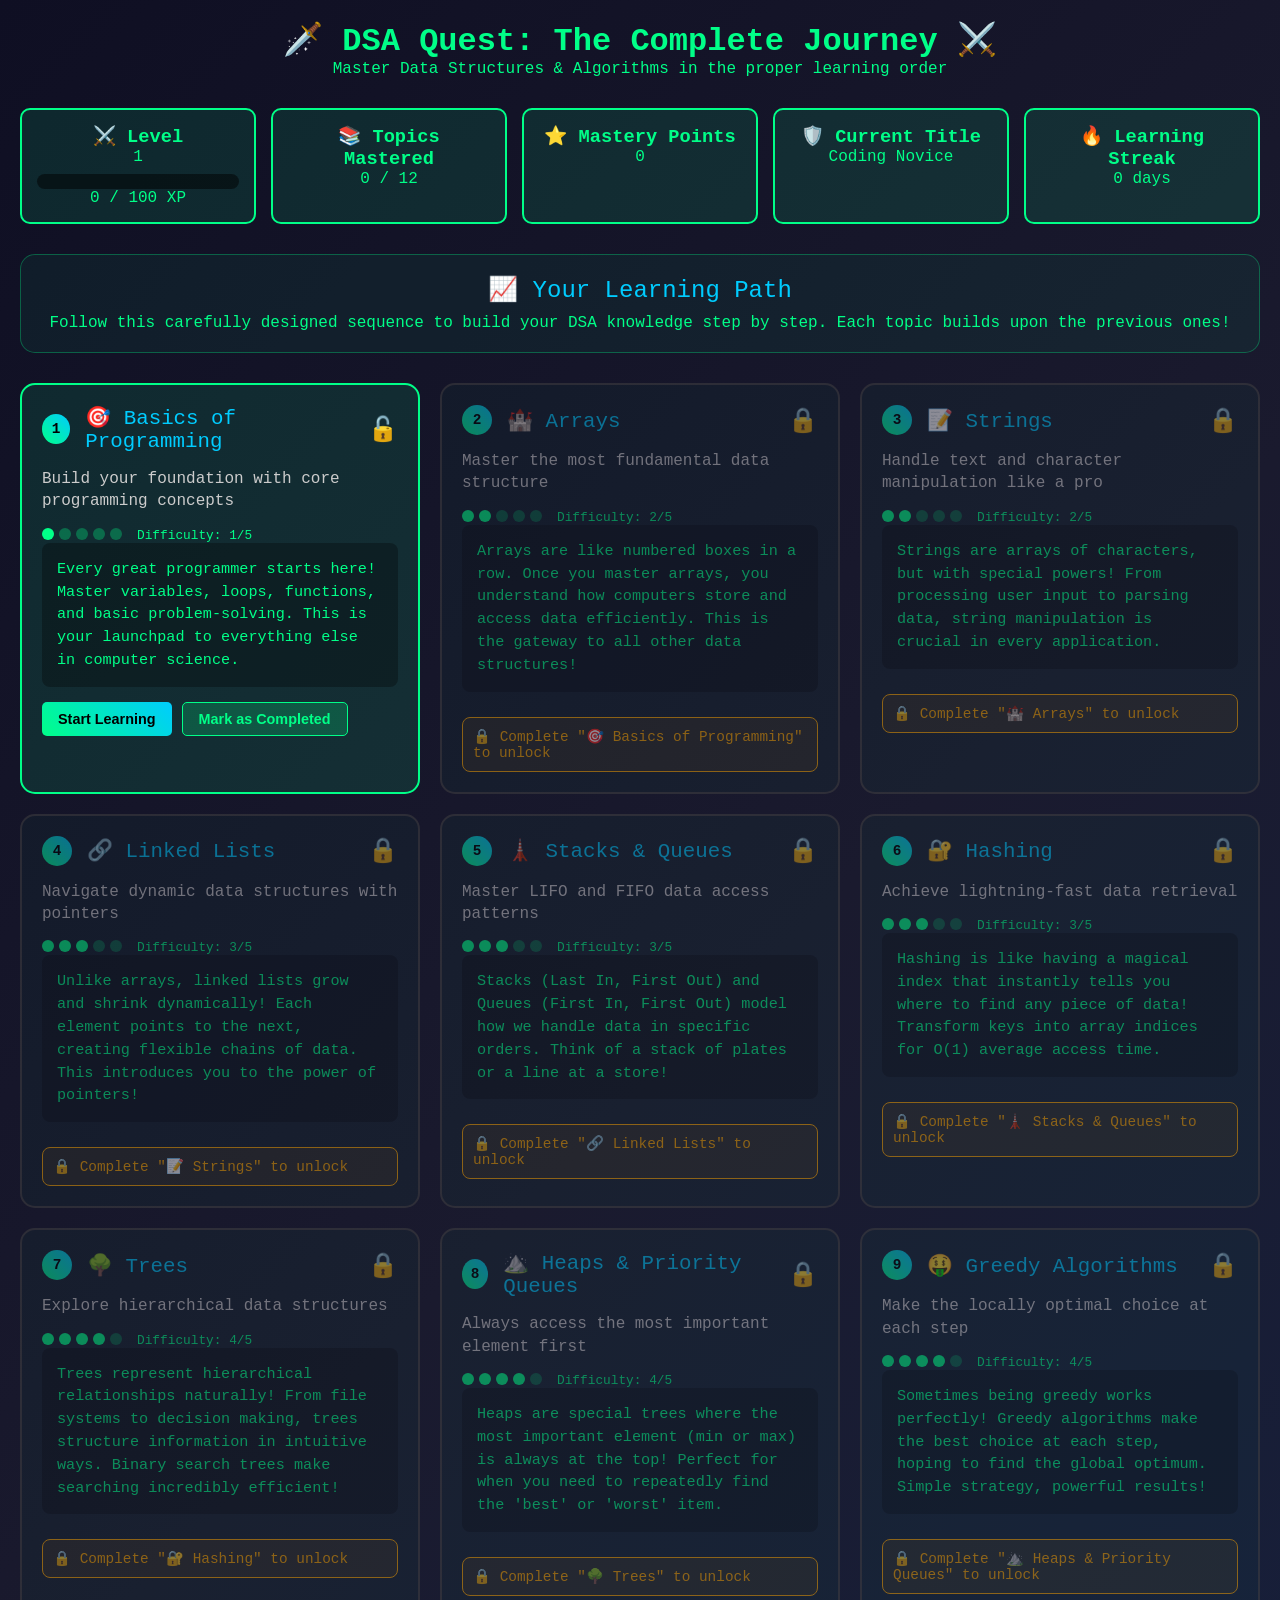
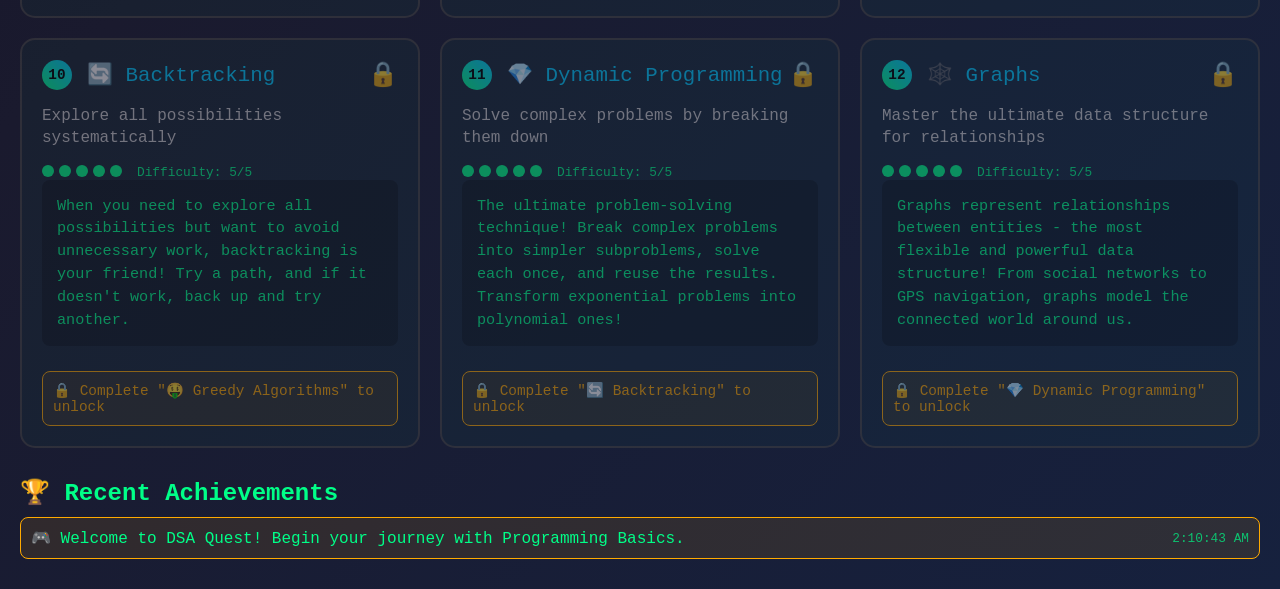
<file: index.html>
<!DOCTYPE html>
<html lang="en">
<head>
    <meta charset="UTF-8">
    <meta name="viewport" content="width=device-width, initial-scale=1.0">
    <title>DSA Quest: The Complete Journey</title>
    <link rel="stylesheet" href="style/style.css">
</head>
<body>
    <div class="game-container">
        <div class="header">
            <h1>🗡️ DSA Quest: The Complete Journey ⚔️</h1>
            <p>Master Data Structures & Algorithms in the proper learning order</p>
        </div>

        <div class="player-stats">
            <div class="stat-card">
                <h3>⚔️ Level</h3>
                <div id="player-level">1</div>
                <div class="level-progress">
                    <div class="progress-bar" id="xp-bar" style="width: 0%"></div>
                </div>
                <div id="xp-text">0 / 100 XP</div>
            </div>
            <div class="stat-card">
                <h3>📚 Topics Mastered</h3>
                <div id="topics-completed">0 / 12</div>
            </div>
            <div class="stat-card">
                <h3>⭐ Mastery Points</h3>
                <div id="mastery-points">0</div>
            </div>
            <div class="stat-card">
                <h3>🛡️ Current Title</h3>
                <div id="player-title">Coding Novice</div>
            </div>
            <div class="stat-card">
                <h3>🔥 Learning Streak</h3>
                <div id="learning-streak">0 days</div>
            </div>
        </div>

        <div class="learning-path">
            <div class="path-title">📈 Your Learning Path</div>
            <p>Follow this carefully designed sequence to build your DSA knowledge step by step. Each topic builds upon the previous ones!</p>
        </div>

        <div class="world-map" id="world-map">
            <!-- Topics will be generated here -->
        </div>

        <div id="achievements-section">
            <h2>🏆 Recent Achievements</h2>
            <div id="achievements-list"></div>
        </div>
    </div>

    <!-- Topic Detail Modal -->
    <div id="topic-modal" class="modal">
        <div class="modal-content">
            <span class="close" onclick="closeModal()">&times;</span>
            <div id="topic-content"></div>
        </div>
    </div>

    <script src="script/game.js"></script>
</body>
</html>
</file>
<file: style/style.css>
* {
            margin: 0;
            padding: 0;
            box-sizing: border-box;
        }

        body {
            font-family: 'Courier New', monospace;
            background: linear-gradient(135deg, #0f0f23 0%, #1a1a2e 50%, #16213e 100%);
            color: #00ff88;
            min-height: 100vh;
            overflow-x: hidden;
        }

        .game-container {
            max-width: 1400px;
            margin: 0 auto;
            padding: 20px;
        }

        .header {
            text-align: center;
            margin-bottom: 30px;
            animation: glow 2s ease-in-out infinite alternate;
        }

        @keyframes glow {
            from { text-shadow: 0 0 20px #00ff88; }
            to { text-shadow: 0 0 30px #00ff88, 0 0 40px #00ff88; }
        }

        .player-stats {
            display: grid;
            grid-template-columns: repeat(auto-fit, minmax(180px, 1fr));
            gap: 15px;
            margin-bottom: 30px;
        }

        .stat-card {
            background: rgba(0, 255, 136, 0.1);
            border: 2px solid #00ff88;
            border-radius: 10px;
            padding: 15px;
            text-align: center;
            transition: all 0.3s ease;
        }

        .stat-card:hover {
            transform: translateY(-5px);
            box-shadow: 0 10px 20px rgba(0, 255, 136, 0.3);
        }

        .level-progress {
            width: 100%;
            height: 15px;
            background: rgba(0, 0, 0, 0.5);
            border-radius: 10px;
            overflow: hidden;
            margin-top: 8px;
        }

        .progress-bar {
            height: 100%;
            background: linear-gradient(90deg, #00ff88, #00ccff);
            border-radius: 10px;
            transition: width 0.5s ease;
        }

        .learning-path {
            text-align: center;
            margin-bottom: 30px;
            padding: 20px;
            background: rgba(0, 255, 136, 0.05);
            border-radius: 15px;
            border: 1px solid rgba(0, 255, 136, 0.3);
        }

        .path-title {
            font-size: 1.5em;
            color: #00ccff;
            margin-bottom: 10px;
        }

        .world-map {
            display: grid;
            grid-template-columns: repeat(auto-fit, minmax(350px, 1fr));
            gap: 20px;
            margin-bottom: 30px;
        }

        .realm {
            background: rgba(0, 255, 136, 0.05);
            border: 2px solid #444;
            border-radius: 15px;
            padding: 20px;
            cursor: pointer;
            transition: all 0.3s ease;
            position: relative;
            overflow: hidden;
        }

        .realm:hover {
            border-color: #00ff88;
            transform: scale(1.02);
            box-shadow: 0 15px 30px rgba(0, 255, 136, 0.2);
        }

        .realm.unlocked {
            border-color: #00ff88;
            background: rgba(0, 255, 136, 0.1);
        }

        .realm.completed {
            border-color: #00ff88;
            background: rgba(0, 255, 136, 0.15);
            box-shadow: 0 0 20px rgba(0, 255, 136, 0.3);
        }

        .realm.locked {
            opacity: 0.5;
            cursor: not-allowed;
        }

        .realm-header {
            display: flex;
            justify-content: space-between;
            align-items: center;
            margin-bottom: 15px;
        }

        .realm-number {
            background: linear-gradient(45deg, #00ff88, #00ccff);
            color: #000;
            width: 30px;
            height: 30px;
            border-radius: 50%;
            display: flex;
            align-items: center;
            justify-content: center;
            font-weight: bold;
            font-size: 0.9em;
        }

        .realm-title {
            font-size: 1.3em;
            color: #00ccff;
            flex-grow: 1;
            margin-left: 15px;
        }

        .realm-status {
            font-size: 1.5em;
        }

        .realm-description {
            color: #ccc;
            margin-bottom: 15px;
            line-height: 1.4;
        }

        .realm-intro {
            background: rgba(0, 0, 0, 0.3);
            border-radius: 8px;
            padding: 15px;
            margin-bottom: 15px;
            font-size: 0.95em;
            line-height: 1.5;
        }

        .realm-actions {
            display: flex;
            gap: 10px;
            flex-wrap: wrap;
        }

        .btn {
            background: linear-gradient(45deg, #00ff88, #00ccff);
            border: none;
            color: #000;
            padding: 8px 16px;
            border-radius: 5px;
            cursor: pointer;
            font-weight: bold;
            transition: all 0.3s ease;
            font-size: 0.9em;
            text-decoration: none;
            display: inline-block;
        }

        .btn:hover {
            transform: translateY(-2px);
            box-shadow: 0 5px 15px rgba(0, 255, 136, 0.4);
        }

        .btn.secondary {
            background: rgba(0, 255, 136, 0.2);
            color: #00ff88;
            border: 1px solid #00ff88;
        }

        .btn:disabled {
            opacity: 0.5;
            cursor: not-allowed;
            transform: none;
        }

        .unlock-requirements {
            background: rgba(255, 170, 0, 0.1);
            border: 1px solid #ffaa00;
            border-radius: 8px;
            padding: 10px;
            margin-top: 10px;
            font-size: 0.9em;
            color: #ffaa00;
        }

        .achievement {
            background: rgba(255, 170, 0, 0.1);
            border: 1px solid #ffaa00;
            border-radius: 8px;
            padding: 10px;
            margin: 10px 0;
            animation: pulse 2s infinite;
        }

        @keyframes pulse {
            0% { transform: scale(1); }
            50% { transform: scale(1.05); }
            100% { transform: scale(1); }
        }

        .modal {
            display: none;
            position: fixed;
            top: 0;
            left: 0;
            width: 100%;
            height: 100%;
            background: rgba(0, 0, 0, 0.8);
            z-index: 1000;
        }

        .modal-content {
            position: absolute;
            top: 50%;
            left: 50%;
            transform: translate(-50%, -50%);
            background: #1a1a2e;
            border: 2px solid #00ff88;
            border-radius: 15px;
            padding: 30px;
            max-width: 90%;
            max-height: 85%;
            overflow-y: auto;
            min-width: 500px;
        }

        .close {
            position: absolute;
            top: 10px;
            right: 20px;
            font-size: 30px;
            cursor: pointer;
            color: #00ff88;
        }

        .topic-overview {
            margin-bottom: 20px;
        }

        .key-concepts {
            background: rgba(0, 100, 255, 0.1);
            border-left: 4px solid #00ccff;
            padding: 15px;
            margin: 15px 0;
        }

        .difficulty-indicator {
            display: flex;
            gap: 5px;
            margin-top: 10px;
        }

        .difficulty-dot {
            width: 12px;
            height: 12px;
            border-radius: 50%;
            background: rgba(0, 255, 136, 0.3);
        }

        .difficulty-dot.filled {
            background: #00ff88;
        }

        @media (max-width: 768px) {
            .modal-content {
                min-width: 90%;
                padding: 20px;
            }
            
            .world-map {
                grid-template-columns: 1fr;
            }
        }
</file>
